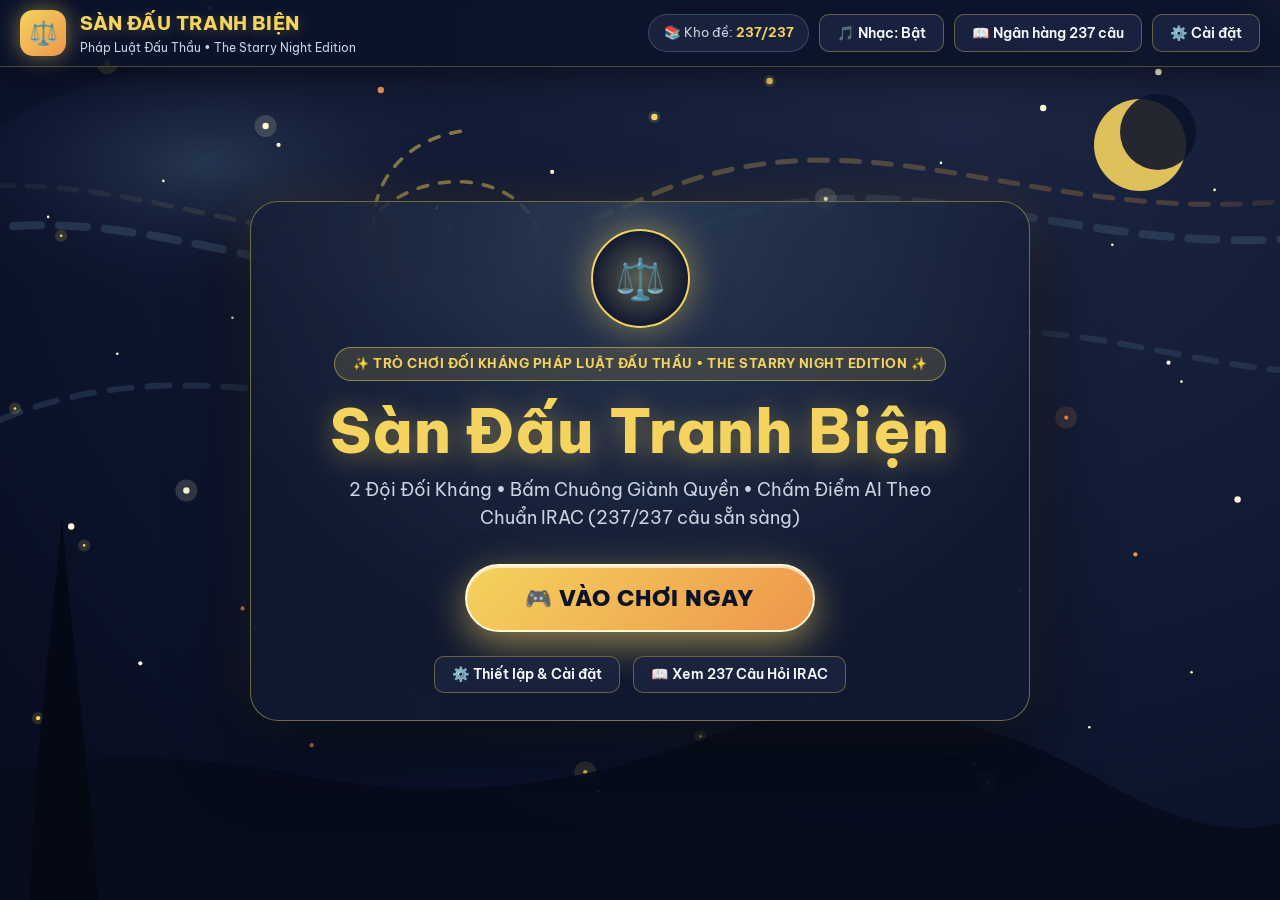
<file: index.html>
<!DOCTYPE html>
<html lang="vi">
  <head>
    <meta charset="UTF-8" />
    <meta name="viewport" content="width=device-width, initial-scale=1.0, maximum-scale=5.0" />
    <meta name="description" content="Sàn Đấu Tranh Biện - Gameshow đối kháng Pháp luật Đấu thầu." />
    <meta name="author" content="Nguyễn Quốc Đạt, Đỗ Hoàng Gia Bảo, Trần Võ Đăng Khoa" />
    <meta name="referrer" content="no-referrer" />
    <title>Sàn Đấu Tranh Biện | Pháp Luật Đấu Thầu</title>
    <link rel="icon" type="image/svg+xml" href="./favicon.svg?v=9.3" />
    <link rel="shortcut icon" href="./favicon.svg?v=9.3" />
    <link rel="preconnect" href="https://fonts.googleapis.com" />
    <link rel="preconnect" href="https://fonts.gstatic.com" crossorigin />
    <link
      href="https://fonts.googleapis.com/css2?family=Be+Vietnam+Pro:ital,wght@0,400;0,500;0,600;0,700;0,800;1,400&family=Playfair+Display:ital,wght@0,700;0,800;1,600&family=JetBrains+Mono:wght@500;700&display=swap"
      rel="stylesheet"
    />
    <link rel="stylesheet" href="./css/styles.css?v=9.3" />
  </head>
  <body>
    <div id="root"></div>
    <script type="module" src="./js/app.js?v=9.3"></script>
  </body>
</html>
</file>
<file: css/styles.css>
:root {
  --bg-deep: #0B132B;
  --bg-deep-night: #0B132B;
  --bg-twilight: #1C2541;
  --cobalt-swirl: #3A506B;
  --star-yellow: #F4D35E;
  --star-amber: #EE964B;
  --cyan-glow: #5BC0BE;
  --text-light: #F8FAFC;
  --text-muted: #CBD5E1;
  --danger: #F87171;
  --success: #34D399;
}

* {
  box-sizing: border-box;
  margin: 0;
  padding: 0;
}

html, body {
  font-family: "Be Vietnam Pro", -apple-system, BlinkMacSystemFont, "Segoe UI", Roboto, sans-serif;
  background-color: var(--bg-deep);
  color: var(--text-light);
  min-height: 100vh;
  overflow-x: hidden;
  line-height: 1.55;
  -webkit-font-smoothing: antialiased;
}

h1, h2, .serif-title, .hero-heading, .victory-title {
  font-family: "Be Vietnam Pro", "Playfair Display", Georgia, serif;
}

kbd, code {
  font-family: "JetBrains Mono", monospace;
}

kbd {
  display: inline-block;
  padding: 0.15rem 0.55rem;
  border-radius: 6px;
  background: linear-gradient(180deg, #F4D35E, #D9A726);
  color: #0B132B;
  font-weight: 800;
  font-size: 0.84rem;
  box-shadow: 0 2px 0 #926B0F;
  margin: 0 2px;
}

code {
  background: rgba(11, 19, 43, 0.85);
  color: var(--star-yellow);
  padding: 0.15rem 0.45rem;
  border-radius: 6px;
  border: 1px solid rgba(244, 211, 94, 0.25);
  font-size: 0.88em;
}

/* =========================================================
   1. STARRY NIGHT FIXED BACKGROUND & SPOTLIGHTS
   ========================================================= */
.starry-bg-wrapper,
.starry-sky-layer {
  position: fixed;
  inset: 0;
  width: 100vw;
  height: 100vh;
  z-index: 0;
  pointer-events: none;
  overflow: hidden;
  background: radial-gradient(ellipse at 75% 15%, #1C2541 0%, #0B132B 70%, #060B19 100%);
}

.starry-svg {
  width: 100%;
  height: 100%;
  object-fit: cover;
  display: block;
}

.van-gogh-swirls path {
  animation: swirlDrift 16s ease-in-out infinite alternate;
}

.starry-star {
  animation: starTwinkle 3.5s ease-in-out infinite alternate;
}

@keyframes swirlDrift {
  0% {
    transform: translateX(-14px) translateY(0px);
  }
  100% {
    transform: translateX(16px) translateY(-8px);
  }
}

@keyframes starTwinkle {
  0% {
    opacity: 0.45;
  }
  100% {
    opacity: 1;
  }
}

.arena-spotlight {
  position: fixed;
  inset: 0;
  pointer-events: none;
  z-index: 1;
  transition: all 0.35s ease;
}

.spotlight-left {
  background: radial-gradient(circle at 22% 45%, rgba(244, 211, 94, 0.26) 0%, rgba(11, 19, 43, 0.76) 68%);
}

.spotlight-right {
  background: radial-gradient(circle at 78% 45%, rgba(238, 150, 75, 0.26) 0%, rgba(11, 19, 43, 0.76) 68%);
}

/* =========================================================
   2. APP SHELL & TOP NAVIGATION BAR
   ========================================================= */
.app-shell {
  position: relative;
  z-index: 2;
  min-height: 100vh;
  display: flex;
  flex-direction: column;
}

.top-nav {
  display: flex;
  align-items: center;
  justify-content: space-between;
  gap: 1rem;
  padding: 0.85rem 2rem;
  background: rgba(11, 19, 43, 0.86);
  backdrop-filter: blur(16px);
  border-bottom: 1px solid rgba(244, 211, 94, 0.28);
  position: sticky;
  top: 0;
  z-index: 40;
  box-shadow: 0 8px 32px rgba(0, 0, 0, 0.45);
}

@media (max-width: 820px) {
  .top-nav {
    flex-direction: column;
    padding: 0.85rem 1rem;
  }
}

.brand-logo {
  display: flex;
  align-items: center;
  gap: 0.9rem;
  cursor: pointer;
  user-select: none;
}

.brand-emblem {
  width: 46px;
  height: 46px;
  border-radius: 13px;
  background: linear-gradient(135deg, var(--star-yellow), var(--star-amber));
  color: var(--bg-deep);
  display: flex;
  align-items: center;
  justify-content: center;
  font-size: 1.45rem;
  font-weight: 800;
  box-shadow: 0 0 22px rgba(244, 211, 94, 0.5);
  flex-shrink: 0;
}

.brand-title {
  font-size: 1.18rem;
  font-weight: 800;
  color: var(--star-yellow);
  letter-spacing: 0.4px;
  text-shadow: 0 2px 12px rgba(244, 211, 94, 0.25);
}

.brand-subtitle {
  font-size: 0.78rem;
  color: var(--text-muted);
}

.nav-actions {
  display: flex;
  align-items: center;
  gap: 0.65rem;
  flex-wrap: wrap;
}

.history-pill {
  display: inline-flex;
  align-items: center;
  gap: 0.55rem;
  padding: 0.45rem 0.9rem;
  border-radius: 999px;
  background: rgba(28, 37, 65, 0.9);
  border: 1px solid rgba(58, 80, 107, 0.9);
  font-size: 0.84rem;
  color: var(--text-muted);
}

.history-pill strong {
  color: var(--star-yellow);
}

.btn-mini-reset {
  padding: 0.2rem 0.55rem;
  border-radius: 999px;
  background: rgba(238, 150, 75, 0.2);
  border: 1px solid rgba(238, 150, 75, 0.55);
  color: #FDBA74;
  font-size: 0.76rem;
  font-weight: 600;
  cursor: pointer;
  transition: all 0.2s ease;
  font-family: inherit;
}

.btn-mini-reset:hover {
  background: rgba(238, 150, 75, 0.38);
  color: #FFF;
}

/* =========================================================
   3. BUTTONS & CONTROLS
   ========================================================= */
.btn-secondary {
  display: inline-flex;
  align-items: center;
  justify-content: center;
  gap: 0.45rem;
  padding: 0.55rem 1.05rem;
  border-radius: 10px;
  background: rgba(28, 37, 65, 0.85);
  color: var(--text-light);
  border: 1px solid rgba(244, 211, 94, 0.35);
  font-weight: 600;
  font-size: 0.88rem;
  font-family: inherit;
  cursor: pointer;
  transition: all 0.2s ease;
}

.btn-secondary:hover {
  background: rgba(58, 80, 107, 0.9);
  border-color: var(--star-yellow);
  transform: translateY(-1px);
}

.btn-primary-gold {
  display: inline-flex;
  align-items: center;
  justify-content: center;
  gap: 0.6rem;
  padding: 0.95rem 2.2rem;
  border-radius: 14px;
  background: linear-gradient(135deg, #F4D35E 0%, #EE964B 100%);
  color: #0B132B;
  font-weight: 800;
  font-size: 1.05rem;
  letter-spacing: 0.4px;
  border: none;
  cursor: pointer;
  font-family: inherit;
  box-shadow: 0 8px 28px rgba(244, 211, 94, 0.4), inset 0 1px 0 rgba(255, 255, 255, 0.5);
  transition: all 0.22s ease;
}

.btn-primary-gold:hover:not(:disabled) {
  transform: translateY(-2px) scale(1.01);
  box-shadow: 0 12px 34px rgba(244, 211, 94, 0.6);
}

.btn-primary-gold:disabled {
  opacity: 0.6;
  cursor: not-allowed;
}

/* =========================================================
   4. GAME WELCOME SCREEN & TEAM SETUP LOBBY
   ========================================================= */
.welcome-screen {
  flex: 1;
  width: 100%;
  max-width: 1120px;
  min-height: calc(100dvh - 78px);
  margin: 0 auto;
  padding: clamp(1rem, 3vh, 2.5rem) clamp(1rem, 3vw, 2rem);
  display: flex;
  flex-direction: column;
  align-items: center;
  justify-content: space-between;
  gap: 1.5rem;
}

.welcome-hero-box {
  margin: auto 0;
  width: 100%;
  max-width: 780px;
  background: radial-gradient(circle at 50% 0%, rgba(58, 80, 107, 0.52), rgba(17, 25, 48, 0.88) 72%);
  backdrop-filter: blur(20px);
  border: 1.5px solid rgba(244, 211, 94, 0.42);
  border-radius: 28px;
  padding: clamp(1.8rem, 4.5vh, 3.4rem) clamp(1.25rem, 4vw, 3rem);
  text-align: center;
  box-shadow: 0 28px 75px rgba(3, 6, 16, 0.82), 0 0 48px rgba(244, 211, 94, 0.14);
  animation: floatCardIn 0.55s cubic-bezier(0.16, 1, 0.3, 1);
}

@keyframes floatCardIn {
  from {
    opacity: 0;
    transform: translateY(18px) scale(0.97);
  }
  to {
    opacity: 1;
    transform: translateY(0) scale(1);
  }
}

.welcome-crest-ring {
  width: clamp(78px, 11vh, 104px);
  height: clamp(78px, 11vh, 104px);
  margin: 0 auto 1.15rem;
  border-radius: 50%;
  background: radial-gradient(circle, rgba(244, 211, 94, 0.28) 0%, rgba(11, 19, 43, 0.92) 75%);
  border: 2.5px solid var(--star-yellow);
  display: flex;
  align-items: center;
  justify-content: center;
  box-shadow: 0 0 36px rgba(244, 211, 94, 0.5);
  animation: crestPulse 3.2s ease-in-out infinite alternate;
}

@keyframes crestPulse {
  from {
    transform: translateY(0) scale(1);
    box-shadow: 0 0 26px rgba(244, 211, 94, 0.42);
  }
  to {
    transform: translateY(-5px) scale(1.05);
    box-shadow: 0 0 46px rgba(244, 211, 94, 0.72);
  }
}

.welcome-crest-icon {
  font-size: clamp(2.4rem, 4.5vh, 3.2rem);
}

.welcome-game-title {
  font-size: clamp(2.2rem, 5vw, 3.8rem);
  font-weight: 800;
  color: var(--star-yellow);
  letter-spacing: 0.8px;
  text-shadow: 0 4px 28px rgba(244, 211, 94, 0.45);
  margin-bottom: 0.65rem;
  line-height: 1.15;
}

.welcome-game-tagline {
  font-size: clamp(0.92rem, 1.5vw, 1.12rem);
  color: var(--text-muted);
  max-width: 620px;
  margin: 0 auto 2rem;
}

.welcome-cta-group {
  margin-bottom: 1.5rem;
}

.btn-enter-game {
  display: inline-flex;
  align-items: center;
  justify-content: center;
  gap: 0.75rem;
  padding: clamp(0.95rem, 2vh, 1.25rem) clamp(2.2rem, 5vw, 3.6rem);
  border-radius: 999px;
  background: linear-gradient(135deg, #F4D35E 0%, #EE964B 100%);
  color: #0B132B;
  font-size: clamp(1.1rem, 2vw, 1.35rem);
  font-weight: 900;
  letter-spacing: 1px;
  border: 2px solid #FFF8D6;
  cursor: pointer;
  font-family: inherit;
  box-shadow: 0 12px 38px rgba(244, 211, 94, 0.55), inset 0 2px 0 rgba(255, 255, 255, 0.65);
  transition: all 0.22s ease;
}

.btn-enter-game:hover:not(:disabled) {
  transform: translateY(-3px) scale(1.04);
  box-shadow: 0 16px 48px rgba(244, 211, 94, 0.8);
}

.welcome-quick-links {
  display: flex;
  align-items: center;
  justify-content: center;
  gap: 0.85rem;
  flex-wrap: wrap;
}

.setup-top-bar {
  display: flex;
  align-items: center;
  justify-content: space-between;
  gap: 0.75rem;
  flex-wrap: wrap;
  margin-bottom: 1rem;
}

.landing-container {
  flex: 1;
  width: 100%;
  max-width: 1280px;
  margin: 0 auto;
  padding: clamp(1rem, 2.2vh, 1.75rem) clamp(0.85rem, 2.5vw, 1.5rem) 2rem;
  display: flex;
  flex-direction: column;
  justify-content: space-between;
  gap: 1.25rem;
}

.hero-card {
  background: rgba(28, 37, 65, 0.82);
  backdrop-filter: blur(18px);
  border: 1px solid rgba(244, 211, 94, 0.3);
  border-radius: 24px;
  padding: 2.2rem 2rem;
  box-shadow: 0 24px 60px rgba(4, 8, 20, 0.72);
  text-align: center;
}

.hero-badge {
  display: inline-flex;
  align-items: center;
  gap: 0.45rem;
  padding: 0.4rem 1.1rem;
  border-radius: 999px;
  background: rgba(244, 211, 94, 0.14);
  border: 1px solid rgba(244, 211, 94, 0.48);
  color: var(--star-yellow);
  font-size: 0.8rem;
  font-weight: 700;
  letter-spacing: 0.5px;
  margin-bottom: 0.9rem;
}

.hero-heading {
  font-size: clamp(1.7rem, 3.2vw, 2.55rem);
  font-weight: 800;
  color: #FFFFFF;
  margin-bottom: 0.75rem;
  text-shadow: 0 4px 24px rgba(11, 19, 43, 0.9);
}

.hero-desc {
  color: var(--text-muted);
  max-width: 840px;
  margin: 0 auto 1.85rem;
  font-size: 0.98rem;
  line-height: 1.65;
}

.hero-desc strong {
  color: var(--star-yellow);
}

.teams-setup-grid {
  display: grid;
  grid-template-columns: 1fr auto 1fr;
  gap: 1.5rem;
  align-items: stretch;
  margin-bottom: 1.65rem;
  text-align: left;
}

@media (max-width: 960px) {
  .teams-setup-grid {
    grid-template-columns: 1fr;
  }
}

.team-setup-box {
  background: rgba(11, 19, 43, 0.78);
  border: 1px solid rgba(58, 80, 107, 0.85);
  border-radius: 18px;
  padding: 1.4rem 1.5rem;
  transition: all 0.25s ease;
}

.team-a-box {
  border-top: 4px solid var(--star-yellow);
  box-shadow: 0 10px 30px rgba(244, 211, 94, 0.08);
}

.team-b-box {
  border-top: 4px solid var(--star-amber);
  box-shadow: 0 10px 30px rgba(238, 150, 75, 0.08);
}

.team-box-header {
  display: flex;
  align-items: center;
  justify-content: space-between;
  gap: 0.85rem;
  margin-bottom: 1.15rem;
  flex-wrap: wrap;
}

.team-avatar-large {
  width: 56px;
  height: 56px;
  border-radius: 14px;
  background: rgba(28, 37, 65, 0.95);
  border: 1px solid rgba(244, 211, 94, 0.4);
  display: flex;
  align-items: center;
  justify-content: center;
  font-size: 2rem;
  flex-shrink: 0;
}

.team-tag {
  display: block;
  font-size: 0.72rem;
  font-weight: 800;
  letter-spacing: 1px;
  color: var(--star-yellow);
  text-transform: uppercase;
}

.team-box-header h3 {
  font-size: 1.15rem;
  color: #FFFFFF;
}

.buzzer-badge {
  margin-left: auto;
  display: inline-flex;
  align-items: center;
  gap: 0.35rem;
  padding: 0.35rem 0.7rem;
  border-radius: 10px;
  background: rgba(28, 37, 65, 0.9);
  border: 1px solid rgba(244, 211, 94, 0.32);
  font-size: 0.82rem;
  color: var(--text-muted);
}

.field-label {
  display: block;
  font-size: 0.82rem;
  font-weight: 700;
  color: var(--star-yellow);
  margin-bottom: 0.4rem;
}

.text-input {
  width: 100%;
  padding: 0.7rem 0.95rem;
  border-radius: 10px;
  background: rgba(15, 23, 42, 0.92);
  border: 1px solid rgba(58, 80, 107, 0.95);
  color: var(--text-light);
  font-size: 0.96rem;
  font-family: inherit;
  margin-bottom: 1rem;
  transition: all 0.2s ease;
}

.text-input:focus {
  outline: none;
  border-color: var(--star-yellow);
  box-shadow: 0 0 0 3px rgba(244, 211, 94, 0.22);
}

.avatar-picker {
  display: flex;
  gap: 0.45rem;
  flex-wrap: wrap;
}

.avatar-btn {
  width: 42px;
  height: 42px;
  border-radius: 10px;
  font-size: 1.3rem;
  background: rgba(28, 37, 65, 0.75);
  border: 1px solid rgba(58, 80, 107, 0.85);
  cursor: pointer;
  transition: all 0.15s ease;
  display: flex;
  align-items: center;
  justify-content: center;
}

.avatar-btn:hover {
  border-color: var(--star-yellow);
  transform: translateY(-2px);
}

.avatar-btn.avatar-selected,
.avatar-btn.active {
  background: rgba(244, 211, 94, 0.24);
  border: 2px solid var(--star-yellow);
  transform: scale(1.08);
  box-shadow: 0 0 14px rgba(244, 211, 94, 0.45);
}

.vs-divider {
  display: flex;
  flex-direction: column;
  align-items: center;
  justify-content: center;
  gap: 0.55rem;
  padding: 0 0.35rem;
}

.vs-circle {
  width: 64px;
  height: 64px;
  border-radius: 50%;
  background: radial-gradient(circle, var(--star-yellow), var(--star-amber));
  color: var(--bg-deep);
  font-weight: 900;
  font-size: 1.35rem;
  display: flex;
  align-items: center;
  justify-content: center;
  box-shadow: 0 0 28px rgba(244, 211, 94, 0.55);
}

.vs-caption {
  font-size: 0.76rem;
  color: var(--text-muted);
  text-align: center;
  max-width: 110px;
}

/* Quick Match Options Bar */
.quick-match-bar {
  display: flex;
  align-items: center;
  justify-content: space-between;
  flex-wrap: wrap;
  gap: 1rem;
  padding: 1rem 1.25rem;
  border-radius: 16px;
  background: rgba(11, 19, 43, 0.78);
  border: 1px solid rgba(58, 80, 107, 0.85);
  margin-bottom: 1.65rem;
}

.quick-option {
  display: flex;
  align-items: center;
  gap: 0.6rem;
  flex-wrap: wrap;
  font-size: 0.88rem;
  color: var(--text-muted);
}

.segmented-control {
  display: inline-flex;
  background: rgba(28, 37, 65, 0.95);
  padding: 0.25rem;
  border-radius: 10px;
  border: 1px solid rgba(58, 80, 107, 0.85);
  gap: 0.25rem;
  flex-wrap: wrap;
}

.seg-btn {
  padding: 0.42rem 0.85rem;
  border-radius: 8px;
  border: none;
  background: transparent;
  color: var(--text-muted);
  font-weight: 600;
  font-size: 0.84rem;
  font-family: inherit;
  cursor: pointer;
  transition: all 0.18s ease;
}

.seg-btn:hover {
  color: #FFFFFF;
}

.seg-btn.seg-active {
  background: linear-gradient(135deg, var(--star-yellow), var(--star-amber));
  color: #0B132B;
  font-weight: 800;
  box-shadow: 0 2px 10px rgba(244, 211, 94, 0.35);
}

.config-summary-pill {
  padding: 0.42rem 0.85rem;
  border-radius: 8px;
  background: rgba(28, 37, 65, 0.9);
  border: 1px solid rgba(244, 211, 94, 0.28);
  color: var(--text-light);
  font-size: 0.84rem;
}

.config-summary-pill strong {
  color: var(--star-yellow);
}

.hero-cta-row {
  margin: 0.5rem 0 1.85rem;
}

.rules-grid {
  display: grid;
  grid-template-columns: repeat(3, 1fr);
  gap: 1rem;
  text-align: left;
}

@media (max-width: 860px) {
  .rules-grid {
    grid-template-columns: 1fr;
  }
}

.rule-mini-card {
  background: rgba(11, 19, 43, 0.68);
  border: 1px solid rgba(58, 80, 107, 0.7);
  border-radius: 14px;
  padding: 1rem 1.15rem;
}

.rule-mini-card h4 {
  color: var(--star-yellow);
  font-size: 0.95rem;
  margin-bottom: 0.35rem;
}

.rule-mini-card p {
  font-size: 0.84rem;
  color: var(--text-muted);
  line-height: 1.5;
}

.landing-credits {
  text-align: center;
  padding: 0.95rem 1rem;
  font-size: 0.85rem;
  color: rgba(203, 213, 225, 0.82);
  border-top: 1px solid rgba(244, 211, 94, 0.18);
  background: rgba(11, 19, 43, 0.65);
  border-radius: 12px;
  letter-spacing: 0.3px;
}

/* =========================================================
   5. DEBATE ARENA HUD & CENTERED CLOCK MEDALLION
   ========================================================= */
.arena-container {
  flex: 1;
  width: 100%;
  max-width: 1280px;
  margin: 0 auto;
  padding: 1.4rem 1.5rem 2.5rem;
  display: flex;
  flex-direction: column;
  gap: 1.25rem;
}

.arena-hud {
  display: grid;
  grid-template-columns: 1fr 240px 1fr;
  gap: 1.25rem;
  align-items: center;
  justify-items: center;
}

@media (max-width: 900px) {
  .arena-hud {
    grid-template-columns: 1fr;
  }
}

.hud-team {
  width: 100%;
  display: flex;
  align-items: center;
  justify-content: space-between;
  padding: 1.15rem 1.4rem;
  border-radius: 18px;
  background: rgba(28, 37, 65, 0.88);
  backdrop-filter: blur(14px);
  border: 2px solid rgba(58, 80, 107, 0.85);
  transition: all 0.3s ease;
}

.hud-team-a {
  border-left: 5px solid var(--star-yellow);
}

.hud-team-b {
  border-right: 5px solid var(--star-amber);
}

.hud-team.hud-active-spotlight {
  border-color: var(--star-yellow);
  box-shadow: 0 0 36px rgba(244, 211, 94, 0.6);
  transform: scale(1.02);
  background: rgba(38, 52, 92, 0.95);
}

.hud-team-meta {
  display: flex;
  align-items: center;
  gap: 0.85rem;
}

.hud-right {
  text-align: right;
}

.hud-avatar {
  width: 52px;
  height: 52px;
  border-radius: 14px;
  background: rgba(11, 19, 43, 0.9);
  border: 1px solid rgba(244, 211, 94, 0.35);
  display: flex;
  align-items: center;
  justify-content: center;
  font-size: 1.9rem;
}

.hud-name {
  font-weight: 800;
  font-size: 1.08rem;
  color: #FFFFFF;
}

.hud-key-hint {
  font-size: 0.78rem;
  color: var(--text-muted);
  margin-top: 0.15rem;
}

.hud-score {
  font-size: 2.15rem;
  font-weight: 800;
  color: var(--star-yellow);
  font-variant-numeric: tabular-nums;
}

.hud-score small {
  font-size: 1rem;
  color: var(--text-muted);
}

/* Dead-Center Clock Medallion */
.hud-center {
  width: 240px;
  margin: 0 auto;
  display: flex;
  flex-direction: column;
  align-items: center;
  justify-content: center;
  text-align: center;
  gap: 0.45rem;
  padding: 0.85rem 1rem;
  border-radius: 22px;
  background: rgba(11, 19, 43, 0.94);
  border: 1.5px solid rgba(244, 211, 94, 0.48);
  box-shadow: 0 12px 34px rgba(0, 0, 0, 0.6), 0 0 24px rgba(244, 211, 94, 0.15);
}

.round-pill {
  font-size: 0.76rem;
  font-weight: 800;
  letter-spacing: 0.9px;
  color: var(--star-yellow);
  text-transform: uppercase;
}

.timer-box {
  width: 100%;
  display: flex;
   flex-direction: column;
  align-items: center;
  justify-content: center;
}

.countdown-widget {
  width: 100%;
  display: flex;
  flex-direction: column;
  align-items: center;
  justify-content: center;
  gap: 0.4rem;
}

.countdown-ring-wrap {
  position: relative;
  width: 88px;
  height: 88px;
  margin: 0 auto;
  display: flex;
  align-items: center;
  justify-content: center;
}

.countdown-svg {
  transform: rotate(-90deg);
  filter: drop-shadow(0 0 10px rgba(244, 211, 94, 0.35));
}

.countdown-track {
  stroke: rgba(58, 80, 107, 0.7);
}

.countdown-progress {
  stroke: var(--star-yellow);
  stroke-linecap: round;
  transition: stroke-dashoffset 0.35s linear, stroke 0.25s ease;
}

.countdown-center-text {
  position: absolute;
  inset: 0;
  display: flex;
  align-items: center;
  justify-content: center;
  font-size: 1.55rem;
  font-weight: 800;
  color: var(--star-yellow);
  font-variant-numeric: tabular-nums;
  text-shadow: 0 2px 10px rgba(244, 211, 94, 0.35);
}

.countdown-phase-label {
  font-size: 0.78rem;
  font-weight: 700;
  color: var(--text-light);
  text-align: center;
}

.countdown-bar-outer {
  width: 100%;
  height: 6px;
  border-radius: 999px;
  background: rgba(28, 37, 65, 0.95);
  overflow: hidden;
  border: 1px solid rgba(58, 80, 107, 0.8);
}

.countdown-bar-inner {
  height: 100%;
  background: linear-gradient(90deg, var(--star-yellow), var(--star-amber));
  border-radius: 999px;
  transition: width 0.35s linear;
}

.countdown-widget.timer-critical .countdown-progress {
  stroke: #F87171;
}

.countdown-widget.timer-critical .countdown-center-text {
  color: #F87171;
  animation: criticalPulse 0.45s ease-in-out infinite alternate;
}

.countdown-widget.timer-critical .countdown-bar-inner {
  background: linear-gradient(90deg, #EF4444, #F87171);
}

@keyframes criticalPulse {
  from {
    transform: scale(1);
    text-shadow: 0 0 8px rgba(248, 113, 113, 0.5);
  }
  to {
    transform: scale(1.12);
    text-shadow: 0 0 22px rgba(248, 113, 113, 0.95);
  }
}

.btn-quit-match {
  background: transparent;
  border: none;
  color: rgba(248, 113, 113, 0.85);
  font-size: 0.75rem;
  font-weight: 600;
  cursor: pointer;
  font-family: inherit;
  margin-top: 0.1rem;
}

.btn-quit-match:hover {
  color: #FCA5A5;
  text-decoration: underline;
}

/* Stage Transition & Question Card */
.stage-transition-card,
.question-arena-card {
  background: rgba(28, 37, 65, 0.86);
  backdrop-filter: blur(18px);
  border: 1px solid rgba(244, 211, 94, 0.38);
  border-radius: 22px;
  padding: 2rem;
  box-shadow: 0 20px 50px rgba(4, 8, 20, 0.7);
}

.stage-transition-card {
  text-align: center;
  padding: 4rem 2rem;
}

.swirl-spinner {
  width: 56px;
  height: 56px;
  border-radius: 50%;
  border: 4px solid rgba(244, 211, 94, 0.2);
  border-top-color: var(--star-yellow);
  border-right-color: var(--star-amber);
  margin: 0 auto 1.2rem;
  animation: spin 0.9s linear infinite;
}

@keyframes spin {
  to {
    transform: rotate(360deg);
  }
}

.transition-diff {
  color: var(--text-muted);
  margin-top: 0.5rem;
}

.question-card-header {
  display: flex;
  align-items: center;
  justify-content: space-between;
  flex-wrap: wrap;
  gap: 0.75rem;
  margin-bottom: 1.1rem;
}

.q-number-badge {
  padding: 0.35rem 0.9rem;
  border-radius: 999px;
  background: rgba(11, 19, 43, 0.85);
  border: 1px solid rgba(244, 211, 94, 0.35);
  color: var(--star-yellow);
  font-weight: 700;
  font-size: 0.84rem;
}

.q-diff-badge {
  padding: 0.35rem 0.95rem;
  border-radius: 999px;
  font-weight: 700;
  font-size: 0.84rem;
}

.diff-easy {
  background: rgba(52, 211, 153, 0.18);
  color: #6EE7B7;
  border: 1px solid rgba(52, 211, 153, 0.48);
}

.diff-medium {
  background: rgba(244, 211, 94, 0.18);
  color: var(--star-yellow);
  border: 1px solid rgba(244, 211, 94, 0.5);
}

.diff-hard {
  background: rgba(238, 150, 75, 0.22);
  color: #FDBA74;
  border: 1px solid rgba(238, 150, 75, 0.55);
}

.question-verbatim-text {
  font-size: clamp(1.2rem, 2.1vw, 1.5rem);
  font-weight: 700;
  color: #FFFFFF;
  line-height: 1.6;
  padding: 1.35rem 1.5rem;
  border-radius: 16px;
  background: rgba(11, 19, 43, 0.78);
  border-left: 5px solid var(--star-yellow);
  margin-bottom: 1.5rem;
}

/* Buzzer Buttons Zone */
.steal-alert {
  padding: 0.85rem 1.15rem;
  border-radius: 12px;
  background: rgba(238, 150, 75, 0.2);
  border: 1px solid var(--star-amber);
  color: #FDBA74;
  font-weight: 600;
  text-align: center;
  margin-bottom: 1.15rem;
}

.buzzer-buttons-row {
  display: grid;
  grid-template-columns: 1fr 1fr;
  gap: 1.35rem;
}

@media (max-width: 720px) {
  .buzzer-buttons-row {
    grid-template-columns: 1fr;
  }
}

.buzzer-big-btn {
  display: flex;
  flex-direction: column;
  align-items: center;
  justify-content: center;
  gap: 0.5rem;
  padding: 1.85rem 1.25rem;
  border-radius: 18px;
  background: linear-gradient(145deg, rgba(17, 27, 56, 0.95), rgba(11, 19, 43, 0.95));
  border: 2px solid rgba(244, 211, 94, 0.4);
  color: #FFFFFF;
  cursor: pointer;
  font-family: inherit;
  transition: all 0.2s ease;
}

.buzzer-a:hover:not(:disabled) {
  border-color: var(--star-yellow);
  box-shadow: 0 0 32px rgba(244, 211, 94, 0.5);
  transform: translateY(-3px);
}

.buzzer-b {
  border-color: rgba(238, 150, 75, 0.45);
}

.buzzer-b:hover:not(:disabled) {
  border-color: var(--star-amber);
  box-shadow: 0 0 32px rgba(238, 150, 75, 0.5);
  transform: translateY(-3px);
}

.buzzer-disabled {
  opacity: 0.4;
  cursor: not-allowed;
}

.buzzer-icon {
  font-size: 2.5rem;
}

.buzzer-team-title {
  font-size: 1.2rem;
  font-weight: 800;
  color: var(--star-yellow);
}

.buzzer-key-Prompt {
  font-size: 0.88rem;
  color: var(--text-muted);
}

/* Answering Panel */
.answering-panel {
  background: rgba(11, 19, 43, 0.82);
  border: 1px solid rgba(244, 211, 94, 0.35);
  border-radius: 18px;
  padding: 1.4rem;
}

.answering-banner {
  display: flex;
  align-items: center;
  justify-content: space-between;
  flex-wrap: wrap;
  gap: 1rem;
  margin-bottom: 1.15rem;
}

.answering-team-info {
  display: flex;
  align-items: center;
  gap: 0.75rem;
}

.spotlight-icon {
  font-size: 1.65rem;
}

.answering-team-info strong {
  color: var(--star-yellow);
  font-size: 1.05rem;
}

.answering-team-info p {
  font-size: 0.82rem;
  color: var(--text-muted);
}

.mode-switcher {
  display: inline-flex;
  background: rgba(28, 37, 65, 0.95);
  padding: 0.25rem;
  border-radius: 10px;
  border: 1px solid rgba(58, 80, 107, 0.9);
  gap: 0.25rem;
}

.mode-btn {
  padding: 0.45rem 0.9rem;
  border-radius: 8px;
  border: none;
  background: transparent;
  color: var(--text-muted);
  font-weight: 600;
  font-size: 0.84rem;
  font-family: inherit;
  cursor: pointer;
}

.mode-btn.mode-active {
  background: var(--star-yellow);
  color: #0B132B;
  font-weight: 800;
}

.voice-controls-box {
  margin-bottom: 1rem;
}

.btn-mic {
  width: 100%;
  padding: 0.85rem 1.2rem;
  border-radius: 12px;
  border: 1.5px dashed rgba(244, 211, 94, 0.55);
  background: rgba(28, 37, 65, 0.8);
  color: var(--star-yellow);
  font-weight: 700;
  font-size: 0.95rem;
  font-family: inherit;
  cursor: pointer;
  transition: all 0.2s ease;
}

.btn-mic.mic-recording {
  background: rgba(239, 68, 68, 0.22);
  border: 1.5px solid #F87171;
  color: #FCA5A5;
}

.interim-transcript {
  margin-top: 0.6rem;
  padding: 0.6rem 0.9rem;
  border-radius: 8px;
  background: rgba(244, 211, 94, 0.12);
  color: var(--star-yellow);
  font-style: italic;
  font-size: 0.9rem;
}

.voice-error-msg {
  margin-top: 0.6rem;
  padding: 0.6rem 0.9rem;
  border-radius: 8px;
  background: rgba(239, 68, 68, 0.18);
  border: 1px solid rgba(248, 113, 113, 0.45);
  color: #FCA5A5;
  font-size: 0.85rem;
}

.answer-textarea {
  width: 100%;
  min-height: 125px;
  padding: 1rem;
  border-radius: 12px;
  background: rgba(7, 12, 28, 0.92);
  border: 1.5px solid rgba(58, 80, 107, 0.95);
  color: #FFFFFF;
  font-size: 1rem;
  font-family: inherit;
  resize: vertical;
  margin-bottom: 1rem;
}

.answer-textarea:focus {
  outline: none;
  border-color: var(--star-yellow);
  box-shadow: 0 0 0 3px rgba(244, 211, 94, 0.22);
}

.answering-actions {
  display: flex;
  justify-content: flex-end;
}

.grading-loading-box {
  text-align: center;
  padding: 2.5rem 1rem;
  color: var(--star-yellow);
  font-weight: 600;
}

/* =========================================================
   6. ROUND RESULT & IRAC SIDE-BY-SIDE COMPARISON
   ========================================================= */
.round-result-panel {
  display: flex;
  flex-direction: column;
  gap: 1.4rem;
}

.score-summary-banner {
  display: grid;
  grid-template-columns: auto 1fr auto;
  gap: 1.35rem;
  align-items: center;
  padding: 1.35rem;
  border-radius: 16px;
  background: rgba(11, 19, 43, 0.88);
  border: 1px solid rgba(244, 211, 94, 0.4);
}

@media (max-width: 860px) {
  .score-summary-banner {
    grid-template-columns: 1fr;
    text-align: center;
  }
}

.score-circle {
  width: 96px;
  height: 96px;
  border-radius: 50%;
  background: radial-gradient(circle, rgba(244, 211, 94, 0.25), rgba(11, 19, 43, 0.95));
  border: 3px solid var(--star-yellow);
  display: flex;
  flex-direction: column;
  align-items: center;
  justify-content: center;
  margin: 0 auto;
}

.accuracy-big {
  font-size: 1.65rem;
  font-weight: 800;
  color: var(--star-yellow);
}

.accuracy-label {
  font-size: 0.7rem;
  color: var(--text-muted);
}

.formula-title {
  font-size: 1.1rem;
  margin-bottom: 0.35rem;
}

.earned-points-highlight {
  color: #6EE7B7;
  font-size: 1.25rem;
}

.formula-math {
  font-size: 0.88rem;
  color: var(--text-muted);
  margin-bottom: 0.5rem;
}

.ai-feedback-text {
  font-size: 0.92rem;
  color: var(--text-light);
}

.irac-pillar-bars {
  display: grid;
  grid-template-columns: 1fr 1fr;
  gap: 0.5rem 1rem;
  background: rgba(28, 37, 65, 0.8);
  padding: 0.85rem 1rem;
  border-radius: 12px;
  font-size: 0.84rem;
}

.pillar-item strong {
  color: var(--star-yellow);
}

.comparison-table-wrapper {
  background: rgba(11, 19, 43, 0.78);
  border: 1px solid rgba(58, 80, 107, 0.85);
  border-radius: 16px;
  padding: 1.35rem;
}

.comparison-heading {
  color: var(--star-yellow);
  font-size: 1.05rem;
  margin-bottom: 1rem;
}

.comparison-grid {
  display: grid;
  grid-template-columns: 1fr 1.35fr;
  gap: 1.25rem;
}

@media (max-width: 900px) {
  .comparison-grid {
    grid-template-columns: 1fr;
  }
}

.player-answer-col h4,
.canonical-irac-col h4 {
  font-size: 0.92rem;
  color: var(--text-muted);
  margin-bottom: 0.65rem;
}

.player-answer-box {
  padding: 1rem;
  border-radius: 12px;
  background: rgba(28, 37, 65, 0.75);
  border: 1px solid rgba(58, 80, 107, 0.9);
  color: #FFFFFF;
  min-height: 160px;
  white-space: pre-wrap;
  line-height: 1.6;
}

.irac-blocks {
  display: flex;
  flex-direction: column;
  gap: 0.75rem;
}

.irac-block {
  padding: 0.85rem 1rem;
  border-radius: 12px;
  background: rgba(28, 37, 65, 0.82);
  border-left: 4px solid var(--star-yellow);
}

.irac-tag {
  display: inline-block;
  font-size: 0.76rem;
  font-weight: 800;
  text-transform: uppercase;
  letter-spacing: 0.5px;
  color: var(--star-yellow);
  margin-bottom: 0.25rem;
}

.irac-block p {
  font-size: 0.92rem;
  color: var(--text-light);
  line-height: 1.55;
}

.next-round-row {
  display: flex;
  justify-content: center;
}

/* =========================================================
   7. VICTORY SCREEN & PROMINENT AUTHOR PLAQUE
   ========================================================= */
.victory-container {
  flex: 1;
  width: 100%;
  max-width: 1060px;
  margin: 0 auto;
  padding: 2rem 1.5rem 3rem;
  display: flex;
  align-items: center;
  justify-content: center;
}

.confetti-canvas {
  position: fixed;
  inset: 0;
  pointer-events: none;
  z-index: 30;
}

.victory-card {
  position: relative;
  z-index: 35;
  width: 100%;
  background: rgba(28, 37, 65, 0.9);
  backdrop-filter: blur(20px);
  border: 2px solid rgba(244, 211, 94, 0.55);
  border-radius: 26px;
  padding: 2.5rem 2rem;
  text-align: center;
  box-shadow: 0 28px 80px rgba(0, 0, 0, 0.8);
}

.victory-crown {
  font-size: 3.6rem;
  margin-bottom: 0.5rem;
}

.victory-subtitle {
  font-size: 0.84rem;
  font-weight: 800;
  letter-spacing: 1.2px;
  color: var(--star-amber);
  margin-bottom: 0.4rem;
}

.victory-title {
  font-size: clamp(1.6rem, 3vw, 2.4rem);
  font-weight: 800;
  color: var(--star-yellow);
  margin-bottom: 1.75rem;
}

.final-scoreboard {
  display: grid;
  grid-template-columns: 1fr auto 1fr;
  gap: 1.25rem;
  align-items: center;
  margin-bottom: 2rem;
}

@media (max-width: 720px) {
  .final-scoreboard {
    grid-template-columns: 1fr;
  }
}

.final-team-card {
  padding: 1.5rem;
  border-radius: 18px;
  background: rgba(11, 19, 43, 0.85);
  border: 1.5px solid rgba(58, 80, 107, 0.85);
}

.final-team-card.winner-glow {
  border-color: var(--star-yellow);
  box-shadow: 0 0 36px rgba(244, 211, 94, 0.45);
}

.final-avatar {
  font-size: 2.8rem;
  display: block;
  margin-bottom: 0.5rem;
}

.final-points {
  font-size: 2rem;
  font-weight: 800;
  color: var(--star-yellow);
  margin-top: 0.35rem;
}

.final-vs {
  font-size: 1.4rem;
  font-weight: 900;
  color: var(--star-amber);
}

.authors-honor-plaque {
  padding: 1.5rem;
  border-radius: 18px;
  background: linear-gradient(135deg, rgba(244, 211, 94, 0.16), rgba(238, 150, 75, 0.14));
  border: 1.5px solid rgba(244, 211, 94, 0.55);
  margin-bottom: 1.85rem;
}

.plaque-header {
  font-size: 0.82rem;
  font-weight: 800;
  letter-spacing: 1px;
  color: var(--star-yellow);
  margin-bottom: 0.55rem;
}

.authors-names {
  display: flex;
  align-items: center;
  justify-content: center;
  flex-wrap: wrap;
  gap: 0.75rem;
  font-size: 1.25rem;
  font-weight: 800;
  color: #FFFFFF;
  margin-bottom: 0.4rem;
}

.author-dot {
  color: var(--star-yellow);
}

.plaque-sub {
  font-size: 0.84rem;
  color: var(--text-muted);
}

.victory-actions {
  display: flex;
  align-items: center;
  justify-content: center;
  gap: 1rem;
  flex-wrap: wrap;
}

/* =========================================================
   8. MODALS (SETTINGS & 237 QUESTION BANK)
   ========================================================= */
.modal-backdrop {
  position: fixed;
  inset: 0;
  z-index: 80;
  background: rgba(5, 9, 22, 0.84);
  backdrop-filter: blur(10px);
  display: flex;
  align-items: center;
  justify-content: center;
  padding: 1.25rem;
}

.modal-card {
  width: 100%;
  max-width: 650px;
  max-height: 88vh;
  overflow-y: auto;
  background: #131C38;
  border: 1px solid rgba(244, 211, 94, 0.45);
  border-radius: 20px;
  padding: 1.5rem;
  box-shadow: 0 24px 64px rgba(0, 0, 0, 0.8);
}

.modal-wide {
  max-width: 980px;
}

.modal-header {
  display: flex;
  align-items: center;
  justify-content: space-between;
  padding-bottom: 1rem;
  border-bottom: 1px solid rgba(58, 80, 107, 0.65);
  margin-bottom: 1.15rem;
}

.modal-header h3 {
  color: var(--star-yellow);
  font-size: 1.2rem;
}

.btn-close {
  width: 34px;
  height: 34px;
  border-radius: 8px;
  border: 1px solid rgba(58, 80, 107, 0.85);
  background: rgba(11, 19, 43, 0.8);
  color: var(--text-light);
  cursor: pointer;
}

.modal-body {
  display: flex;
  flex-direction: column;
  gap: 0.95rem;
}

.settings-row {
  display: flex;
  align-items: center;
  justify-content: space-between;
  flex-wrap: wrap;
  gap: 1rem;
  padding: 0.65rem 0;
  border-bottom: 1px solid rgba(58, 80, 107, 0.35);
}

.settings-subrow {
  background: rgba(11, 19, 43, 0.55);
  padding: 0.75rem 1rem;
  border-radius: 12px;
  border: 1px dashed rgba(244, 211, 94, 0.38);
}

.settings-row select,
.bank-filter-bar select,
.key-input {
  padding: 0.55rem 0.85rem;
  border-radius: 8px;
  background: rgba(11, 19, 43, 0.92);
  border: 1px solid rgba(58, 80, 107, 0.95);
  color: #FFFFFF;
  font-family: inherit;
  font-weight: 600;
}

.text-time-customizer {
  display: flex;
  align-items: center;
  gap: 0.6rem;
  flex-wrap: wrap;
}

.custom-seconds-wrap {
  display: inline-flex;
  align-items: center;
  gap: 0.35rem;
  color: var(--text-muted);
  font-size: 0.85rem;
}

.key-input {
  width: 64px;
  text-align: center;
  text-transform: uppercase;
  color: var(--star-yellow);
  font-weight: 800;
}

.modal-footer {
  margin-top: 1.35rem;
  display: flex;
  justify-content: flex-end;
}

.bank-filter-bar {
  display: grid;
  grid-template-columns: 1fr auto;
  gap: 0.85rem;
  margin-bottom: 1rem;
}

.bank-filter-bar .text-input {
  margin-bottom: 0;
}

.bank-list {
  display: flex;
  flex-direction: column;
  gap: 0.85rem;
  max-height: 62vh;
  overflow-y: auto;
  padding-right: 0.35rem;
}

.bank-item-card {
  background: rgba(11, 19, 43, 0.85);
  border: 1px solid rgba(58, 80, 107, 0.8);
  border-radius: 14px;
  padding: 1rem 1.15rem;
}

.bank-item-header {
  display: flex;
  align-items: flex-start;
  justify-content: space-between;
  gap: 0.85rem;
  margin-bottom: 0.75rem;
  color: #FFFFFF;
}

.bank-irac-grid {
  display: grid;
  grid-template-columns: 1fr 1fr;
  gap: 0.6rem 1rem;
  font-size: 0.85rem;
  color: var(--text-muted);
}

@media (max-width: 760px) {
  .bank-irac-grid {
    grid-template-columns: 1fr;
  }
}

.bank-irac-grid strong {
  color: var(--star-yellow);
}


/* =========================================================
   9. 1v1 COMBAT ARENA HUD, VOICE WAVEFORM & RESULT OVERLAY (v8.0)
   ========================================================= */
.arena-container {
  padding: 0.75rem 1.25rem 1rem;
  gap: 0.75rem;
  max-height: calc(100dvh - 68px);
  overflow-y: auto;
}

.hud-fighter-tag {
  font-size: 0.68rem;
  font-weight: 800;
  letter-spacing: 1.4px;
  color: var(--star-yellow);
  text-transform: uppercase;
  margin-bottom: 0.1rem;
}

.combat-power-bar-wrap {
  position: relative;
  width: 100%;
  height: 22px;
  border-radius: 999px;
  background: rgba(11, 19, 43, 0.92);
  border: 2px solid rgba(244, 211, 94, 0.55);
  display: flex;
  overflow: hidden;
  box-shadow: 0 0 22px rgba(244, 211, 94, 0.22);
}

.combat-bar-side {
  height: 100%;
  display: flex;
  align-items: center;
  font-size: 0.72rem;
  font-weight: 800;
  padding: 0 0.75rem;
  transition: width 0.55s cubic-bezier(0.22, 1, 0.36, 1);
}

.combat-bar-a {
  background: linear-gradient(90deg, #B45309, #F4D35E);
  color: #0B132B;
  justify-content: flex-start;
}

.combat-bar-b {
  background: linear-gradient(90deg, #38BDF8, #1D4ED8);
  color: #FFFFFF;
  justify-content: flex-end;
}

.combat-clash-spark {
  position: absolute;
  top: 50%;
  transform: translate(-50%, -50%);
  width: 28px;
  height: 28px;
  border-radius: 50%;
  background: #0B132B;
  border: 2px solid var(--star-yellow);
  display: flex;
  align-items: center;
  justify-content: center;
  font-size: 0.9rem;
  box-shadow: 0 0 16px rgba(244, 211, 94, 0.95);
  transition: left 0.55s cubic-bezier(0.22, 1, 0.36, 1);
  z-index: 2;
}

.arena-buzz-impact .question-arena-card {
  animation: combatImpactShake 0.38s cubic-bezier(0.36, 0.07, 0.19, 0.97);
  border-color: rgba(244, 211, 94, 0.75);
}

@keyframes combatImpactShake {
  0%, 100% { transform: translate3d(0, 0, 0); }
  20% { transform: translate3d(-6px, 2px, 0); }
  40% { transform: translate3d(6px, -2px, 0); }
  60% { transform: translate3d(-4px, 1px, 0); }
  80% { transform: translate3d(4px, -1px, 0); }
}

.combat-round-splash {
  padding: 2.4rem 1.8rem;
  border: 2px solid rgba(244, 211, 94, 0.65);
  background: radial-gradient(circle at center, rgba(58, 80, 107, 0.55), rgba(11, 19, 43, 0.95));
  animation: roundSplashZoom 0.45s cubic-bezier(0.16, 1, 0.3, 1);
}

@keyframes roundSplashZoom {
  from { opacity: 0; transform: scale(0.84); }
  to { opacity: 1; transform: scale(1); }
}

.combat-round-badge {
  display: inline-block;
  padding: 0.35rem 1.1rem;
  border-radius: 999px;
  background: linear-gradient(135deg, var(--star-yellow), var(--star-amber));
  color: #0B132B;
  font-weight: 900;
  letter-spacing: 2px;
  font-size: 0.85rem;
  margin-bottom: 0.7rem;
}

.combat-fight-call {
  margin-top: 1rem;
  font-size: 1.15rem;
  font-weight: 800;
  color: var(--star-yellow);
  letter-spacing: 1.2px;
  text-shadow: 0 0 18px rgba(244, 211, 94, 0.65);
}

.buzzer-buttons-row {
  display: grid;
  grid-template-columns: 1fr auto 1fr;
  align-items: center;
  gap: 1rem;
}

@media (max-width: 780px) {
  .buzzer-buttons-row {
    grid-template-columns: 1fr;
  }
  .buzzer-vs-emblem {
    display: none;
  }
}

.buzzer-vs-emblem {
  font-weight: 900;
  font-size: 1.1rem;
  color: var(--star-yellow);
  padding: 0.55rem 0.9rem;
  border-radius: 999px;
  background: rgba(11, 19, 43, 0.9);
  border: 1.5px solid rgba(244, 211, 94, 0.48);
  box-shadow: 0 0 20px rgba(244, 211, 94, 0.25);
}

/* Voice Combat Stage (No Textarea in Voice Mode!) */
.voice-combat-stage {
  display: flex;
  flex-direction: column;
  gap: 0.85rem;
  margin-bottom: 0.9rem;
}

.voice-visualizer-row {
  display: flex;
  align-items: center;
  justify-content: center;
  gap: 1rem;
  flex-wrap: wrap;
}

.voice-wave-bars {
  display: inline-flex;
  align-items: center;
  gap: 4px;
  height: 36px;
  padding: 0 0.5rem;
}

.wave-bar {
  width: 4px;
  height: 8px;
  border-radius: 99px;
  background: rgba(244, 211, 94, 0.35);
  transition: height 0.2s ease;
}

.voice-wave-bars.wave-active .wave-bar {
  background: linear-gradient(180deg, var(--star-yellow), var(--star-amber));
  animation: soundWaveBounce 0.75s ease-in-out infinite alternate;
}

@keyframes soundWaveBounce {
  0% { height: 6px; opacity: 0.55; }
  100% { height: 32px; opacity: 1; }
}

.voice-live-transcript-card {
  background: rgba(11, 19, 43, 0.92);
  border: 1.5px solid rgba(244, 211, 94, 0.42);
  border-radius: 14px;
  padding: 0.9rem 1.15rem;
}

.voice-transcript-header {
  display: flex;
  align-items: center;
  gap: 0.5rem;
  font-size: 0.8rem;
  font-weight: 700;
  color: var(--star-yellow);
  margin-bottom: 0.45rem;
}

.voice-status-dot {
  width: 10px;
  height: 10px;
  border-radius: 50%;
  background: #64748B;
}

.voice-status-dot.dot-live {
  background: #EF4444;
  box-shadow: 0 0 12px #EF4444;
  animation: pulseDot 0.9s infinite alternate;
}

@keyframes pulseDot {
  from { transform: scale(0.85); opacity: 0.7; }
  to { transform: scale(1.2); opacity: 1; }
}

.voice-live-transcript-text {
  font-size: 1rem;
  line-height: 1.55;
  color: var(--text-muted);
  font-style: italic;
  min-height: 2.8rem;
}

.voice-live-transcript-text.has-spoken-text {
  color: #FFFFFF;
  font-style: normal;
  font-weight: 600;
}

/* Full-Screen Overlay Result Modal (Zero Page Scroll!) */
.result-overlay-backdrop {
  position: fixed;
  inset: 0;
  z-index: 95;
  background: rgba(5, 9, 22, 0.86);
  backdrop-filter: blur(12px);
  display: flex;
  align-items: center;
  justify-content: center;
  padding: 1rem;
  animation: fadeInResult 0.25s ease-out;
}

@keyframes fadeInResult {
  from { opacity: 0; }
  to { opacity: 1; }
}

.result-overlay-modal {
  width: 100%;
  max-width: 1140px;
  max-height: 90dvh;
  display: flex;
  flex-direction: column;
  gap: 0.85rem;
  background: linear-gradient(165deg, rgba(28, 37, 65, 0.98), rgba(11, 19, 43, 0.99));
  border: 2px solid rgba(244, 211, 94, 0.65);
  border-radius: 22px;
  padding: 1.25rem 1.5rem;
  box-shadow: 0 28px 80px rgba(0, 0, 0, 0.85), 0 0 42px rgba(244, 211, 94, 0.22);
  animation: popInResultCard 0.34s cubic-bezier(0.16, 1, 0.3, 1);
}

@keyframes popInResultCard {
  from { transform: scale(0.9) translateY(18px); opacity: 0; }
  to { transform: scale(1) translateY(0); opacity: 1; }
}

.result-overlay-header {
  display: flex;
  align-items: center;
  justify-content: space-between;
  gap: 1rem;
  flex-wrap: wrap;
  padding-bottom: 0.65rem;
  border-bottom: 1px solid rgba(244, 211, 94, 0.28);
}

.result-overlay-title-group {
  display: flex;
  align-items: center;
  gap: 0.85rem;
  flex-wrap: wrap;
}

.result-overlay-title-group h3 {
  font-size: 1.15rem;
  color: #FFFFFF;
}

.result-ko-badge {
  padding: 0.3rem 0.75rem;
  border-radius: 999px;
  background: linear-gradient(135deg, var(--star-yellow), var(--star-amber));
  color: #0B132B;
  font-weight: 900;
  font-size: 0.78rem;
  letter-spacing: 0.8px;
}

.btn-next-compact {
  padding: 0.6rem 1.2rem;
  font-size: 0.9rem;
}

.result-overlay-scroll-body {
  flex: 1;
  min-height: 0;
  overflow-y: auto;
  padding-right: 0.35rem;
}

.result-overlay-footer {
  display: flex;
  justify-content: center;
  padding-top: 0.5rem;
  border-top: 1px solid rgba(58, 80, 107, 0.55);
}


/* =========================================================
   10. ĐƯỜNG LÊN ĐỈNH OLYMPIA GAMESHOW & ZERO-SCROLL 100dvh VIEWPORT (v9.1)
   ========================================================= */
html,
body {
  height: 100dvh;
  max-height: 100dvh;
  overflow: hidden;
}

#root,
.app-shell {
  height: 100dvh;
  max-height: 100dvh;
  overflow: hidden;
  display: flex;
  flex-direction: column;
}

.top-nav {
  flex: 0 0 auto;
  padding: 0.55rem 1.25rem;
}

/* Welcome & Setup zero-scroll adaptation */
.welcome-screen,
.landing-container,
.victory-container {
  flex: 1 1 auto;
  min-height: 0 !important;
  max-height: calc(100dvh - 60px);
  overflow: hidden;
  padding: 0.65rem 1.25rem;
  display: flex;
  flex-direction: column;
  justify-content: center;
  align-items: center;
  gap: 0.6rem;
}

.welcome-hero-box {
  padding: clamp(1.2rem, 3vh, 2.2rem) clamp(1.25rem, 3.5vw, 2.6rem);
  max-height: calc(100dvh - 135px);
}

.hero-card {
  width: 100%;
  max-width: 1120px;
  max-height: calc(100dvh - 125px);
  overflow-y: auto;
  padding: clamp(0.85rem, 1.8vh, 1.35rem) clamp(1rem, 2.2vw, 1.75rem);
}

.setup-top-bar {
  margin-bottom: 0.45rem;
}

.hero-heading {
  font-size: clamp(1.35rem, 2.5vw, 1.95rem);
  margin-bottom: 0.3rem;
}

.hero-desc {
  margin-bottom: 0.75rem;
  font-size: 0.88rem;
}

.teams-setup-grid {
  margin-bottom: 0.75rem;
  gap: 0.85rem;
}

.team-setup-box {
  padding: clamp(0.65rem, 1.4vh, 1rem) 1rem;
}

.team-box-header {
  margin-bottom: 0.55rem;
}

.text-input {
  padding: 0.5rem 0.8rem;
  margin-bottom: 0.55rem;
}

.quick-match-bar {
  padding: 0.55rem 0.95rem;
  margin-bottom: 0.75rem;
  gap: 0.65rem;
}

.hero-cta-row {
  margin: 0.25rem 0 0.75rem;
}

.rule-mini-card {
  padding: 0.65rem 0.9rem;
}

.landing-credits {
  padding: 0.45rem 1rem;
  font-size: 0.8rem;
  flex-shrink: 0;
}

/* Arena zero-scroll adaptation (fits 1366x768 & 1080p @ 125% scaling with zero scroll!) */
.arena-container {
  position: relative;
  flex: 1 1 auto;
  min-height: 0;
  height: calc(100dvh - 60px);
  max-height: calc(100dvh - 60px);
  overflow: hidden !important;
  padding: clamp(0.45rem, 1.1vh, 0.85rem) 2.2rem;
  display: flex;
  flex-direction: column;
  justify-content: space-between;
  gap: clamp(0.4rem, 1vh, 0.7rem);
}

.arena-hud {
  flex: 0 0 auto;
  gap: 0.85rem;
  margin-bottom: 0;
}

.hud-team {
  padding: clamp(0.45rem, 1vh, 0.75rem) 1rem;
}

.hud-score {
  font-size: clamp(1.45rem, 2.6vw, 2rem);
}

.hud-center {
  flex: 0 0 auto;
  padding: 0.45rem 0.85rem;
  gap: 0.25rem;
}

.countdown-ring-wrap {
  width: clamp(62px, 8.2vh, 80px);
  height: clamp(62px, 8.2vh, 80px);
}

.countdown-svg {
  width: 100%;
  height: 100%;
}

.countdown-center-text {
  font-size: clamp(1.1rem, 2vh, 1.45rem);
}

.timer-olympia-pop .countdown-ring-wrap {
  transform: scale(1.1);
  filter: drop-shadow(0 0 22px rgba(244, 211, 94, 0.95));
  transition: transform 0.3s cubic-bezier(0.16, 1, 0.3, 1), filter 0.3s ease;
}

.combat-power-bar-wrap {
  flex: 0 0 auto;
  height: 18px;
}

.stage-transition-card,
.question-arena-card {
  flex: 1 1 auto;
  min-height: 0;
  display: flex;
  flex-direction: column;
  justify-content: space-between;
  padding: clamp(0.75rem, 1.8vh, 1.35rem) clamp(1rem, 2.2vw, 1.75rem);
  overflow: hidden;
}

.question-card-header {
  flex: 0 0 auto;
  margin-bottom: clamp(0.35rem, 0.8vh, 0.65rem);
}

.q-number-badge.olympia-header-docked {
  background: linear-gradient(135deg, var(--star-yellow), var(--star-amber));
  color: #0B132B;
  font-weight: 900;
  letter-spacing: 1px;
  box-shadow: 0 0 18px rgba(244, 211, 94, 0.6);
  animation: olympiaHeaderDock 0.42s cubic-bezier(0.16, 1, 0.3, 1);
}

@keyframes olympiaHeaderDock {
  from {
    transform: translateY(28px) scale(1.35);
    opacity: 0.3;
  }
  to {
    transform: translateY(0) scale(1);
    opacity: 1;
  }
}

.olympia-card-unfold {
  animation: olympiaCardUnfold 0.45s cubic-bezier(0.16, 1, 0.3, 1);
}

@keyframes olympiaCardUnfold {
  from {
    opacity: 0;
    transform: translateY(14px) scale(0.97);
  }
  to {
    opacity: 1;
    transform: translateY(0) scale(1);
  }
}

.question-verbatim-text {
  flex: 0 1 auto;
  padding: clamp(0.65rem, 1.5vh, 1.1rem) 1.25rem;
  margin-bottom: clamp(0.45rem, 1vh, 0.8rem);
  font-size: clamp(1rem, 2.05vh, 1.32rem);
  line-height: 1.45;
  max-height: 24dvh;
  overflow-y: auto;
}

/* Answering box compact zero-scroll */
.answering-panel {
  flex: 1 1 auto;
  min-height: 0;
  display: flex;
  flex-direction: column;
  justify-content: space-between;
  padding: clamp(0.6rem, 1.3vh, 0.95rem) 1.1rem;
  gap: 0.45rem;
}

.answering-banner {
  margin-bottom: 0.2rem;
}

.answer-textarea {
  flex: 1 1 auto;
  min-height: 56px;
  max-height: 14dvh;
  padding: 0.55rem 0.85rem;
  margin-bottom: 0.4rem;
  font-size: 0.94rem;
}

.voice-combat-stage {
  flex: 1 1 auto;
  min-height: 0;
  gap: 0.45rem;
  margin-bottom: 0.25rem;
  justify-content: space-between;
}

.voice-live-transcript-card {
  padding: 0.55rem 0.95rem;
  max-height: 14dvh;
  overflow-y: auto;
}

.voice-live-transcript-text {
  min-height: 1.8rem;
  font-size: 0.94rem;
}

.buzzer-arena-zone {
  flex: 1 1 auto;
  display: flex;
  flex-direction: column;
  justify-content: center;
  gap: 0.5rem;
}

.buzzer-big-btn {
  padding: clamp(0.7rem, 1.7vh, 1.25rem) 1rem;
}

.buzzer-icon {
  font-size: clamp(1.7rem, 3.2vh, 2.2rem);
}

/* =========================================================
   GAMESHOW SIDE LED STRIPS (LEFT TEAM A / RIGHT TEAM B)
   ========================================================= */
.gameshow-led-strip {
  position: absolute;
  top: 0.75rem;
  bottom: 0.75rem;
  width: 12px;
  display: flex;
  flex-direction: column;
  justify-content: space-between;
  gap: 6px;
  z-index: 20;
  pointer-events: none;
}

.gameshow-led-strip.led-left {
  left: 0.45rem;
}

.gameshow-led-strip.led-right {
  right: 0.45rem;
}

.led-seg {
  flex: 1;
  border-radius: 99px;
  background: rgba(58, 80, 107, 0.28);
  border: 1px solid rgba(244, 211, 94, 0.16);
  transition: all 0.25s ease;
}

.led-strip-active-a .led-seg {
  background: linear-gradient(180deg, #F4D35E, #EE964B);
  border-color: #FFFFFF;
  box-shadow: 0 0 18px #F4D35E, 0 0 34px #EE964B;
  animation: ledPulseGold 0.48s ease-in-out infinite alternate;
}

.led-strip-active-b .led-seg {
  background: linear-gradient(180deg, #38BDF8, #2563EB);
  border-color: #E0F2FE;
  box-shadow: 0 0 18px #38BDF8, 0 0 34px #2563EB;
  animation: ledPulseCyan 0.48s ease-in-out infinite alternate;
}

@keyframes ledPulseGold {
  from { opacity: 0.65; transform: scaleX(0.9); }
  to { opacity: 1; transform: scaleX(1.3); }
}

@keyframes ledPulseCyan {
  from { opacity: 0.65; transform: scaleX(0.9); }
  to { opacity: 1; transform: scaleX(1.3); }
}

/* =========================================================
   ĐƯỜNG LÊN ĐỈNH OLYMPIA QUESTION TRANSITION (ZOOM TO TOP)
   ========================================================= */
.olympia-transition-stage {
  position: relative;
  justify-content: center !important;
  align-items: center;
  text-align: center;
  overflow: hidden;
  background: radial-gradient(circle at center, rgba(58, 80, 107, 0.68), rgba(11, 19, 43, 0.96));
  border: 2px solid rgba(244, 211, 94, 0.78);
}

.olympia-rings-wrap {
  position: absolute;
  inset: 0;
  display: flex;
  align-items: center;
  justify-content: center;
  pointer-events: none;
}

.olympia-ring {
  position: absolute;
  border-radius: 50%;
  border: 2px dashed rgba(244, 211, 94, 0.35);
}

.olympia-ring.ring-outer {
  width: 340px;
  height: 340px;
  animation: spinRingCW 9s linear infinite;
}

.olympia-ring.ring-inner {
  width: 220px;
  height: 220px;
  border-style: solid;
  border-color: rgba(238, 150, 75, 0.35);
  animation: spinRingCCW 6s linear infinite;
}

@keyframes spinRingCW {
  from { transform: rotate(0deg); }
  to { transform: rotate(360deg); }
}

@keyframes spinRingCCW {
  from { transform: rotate(360deg); }
  to { transform: rotate(0deg); }
}

.olympia-zoom-banner {
  position: relative;
  z-index: 2;
  display: flex;
  flex-direction: column;
  align-items: center;
  gap: 0.5rem;
  animation: olympiaBannerCenterThenDock 1.15s cubic-bezier(0.22, 1, 0.36, 1) forwards;
}

.olympia-zoom-title {
  font-size: clamp(2rem, 4.2vw, 3rem);
  font-weight: 900;
  color: #FFFFFF;
  text-shadow: 0 0 28px rgba(244, 211, 94, 0.85);
  letter-spacing: 2px;
}

@keyframes olympiaBannerCenterThenDock {
  0% {
    opacity: 0;
    transform: scale(0.55) translateY(30px);
  }
  40% {
    opacity: 1;
    transform: scale(1.08) translateY(0);
  }
  72% {
    opacity: 1;
    transform: scale(1) translateY(0);
  }
  100% {
    opacity: 0.92;
    transform: scale(0.68) translateY(-110px);
  }
}

/* =========================================================
   OLYMPIA LAUREL WREATH GRAND CHAMPIONSHIP VICTORY PODIUM
   ========================================================= */
.victory-card.olympia-victory-stage {
  position: relative;
  overflow: hidden;
  width: 100%;
  max-width: 980px;
  max-height: calc(100dvh - 80px);
  padding: clamp(0.9rem, 2vh, 1.5rem) clamp(1.2rem, 2.5vw, 2rem);
  display: flex;
  flex-direction: column;
  justify-content: space-between;
  gap: clamp(0.45rem, 1.1vh, 0.8rem);
  border: 2px solid rgba(244, 211, 94, 0.82);
  box-shadow: 0 24px 80px rgba(0, 0, 0, 0.85), 0 0 55px rgba(244, 211, 94, 0.28);
}

.victory-god-rays {
  position: absolute;
  top: 50%;
  left: 50%;
  width: 680px;
  height: 680px;
  margin-top: -340px;
  margin-left: -340px;
  border-radius: 50%;
  background: conic-gradient(
    from 0deg,
    transparent 0deg 20deg,
    rgba(244, 211, 94, 0.12) 20deg 40deg,
    transparent 40deg 60deg,
    rgba(238, 150, 75, 0.12) 60deg 80deg,
    transparent 80deg 100deg,
    rgba(244, 211, 94, 0.12) 100deg 120deg,
    transparent 120deg 140deg,
    rgba(238, 150, 75, 0.12) 140deg 160deg,
    transparent 160deg 180deg,
    rgba(244, 211, 94, 0.12) 180deg 200deg,
    transparent 200deg 220deg,
    rgba(238, 150, 75, 0.12) 220deg 240deg,
    transparent 240deg 260deg,
    rgba(244, 211, 94, 0.12) 260deg 280deg,
    transparent 280deg 300deg,
    rgba(238, 150, 75, 0.12) 300deg 320deg,
    transparent 320deg 340deg,
    rgba(244, 211, 94, 0.12) 340deg 360deg
  );
  filter: blur(8px);
  animation: spinRingCW 24s linear infinite;
  pointer-events: none;
  z-index: 0;
}

.victory-card.olympia-victory-stage > *:not(.victory-god-rays) {
  position: relative;
  z-index: 2;
}

.laurel-wreath-crest {
  display: inline-flex;
  align-items: center;
  justify-content: center;
  gap: 0.55rem;
  margin: 0 auto;
  padding: 0.3rem 1.2rem;
  border-radius: 999px;
  background: radial-gradient(circle, rgba(244, 211, 94, 0.26), rgba(11, 19, 43, 0.9));
  border: 1.5px solid rgba(244, 211, 94, 0.68);
  box-shadow: 0 0 26px rgba(244, 211, 94, 0.42);
}

.laurel-branch {
  font-size: clamp(1.4rem, 2.8vh, 2rem);
  filter: drop-shadow(0 0 10px rgba(244, 211, 94, 0.8));
}

.laurel-right {
  transform: scaleX(-1);
}

.victory-crown {
  font-size: clamp(1.9rem, 3.6vh, 2.6rem);
  margin-bottom: 0;
}

.victory-subtitle {
  margin-bottom: 0;
}

.victory-title {
  font-size: clamp(1.3rem, 2.8vh, 1.95rem);
  margin-bottom: 0;
  color: var(--star-yellow);
  text-shadow: 0 0 24px rgba(244, 211, 94, 0.65);
}

.victory-margin-pill {
  display: inline-block;
  align-self: center;
  padding: 0.28rem 1.1rem;
  border-radius: 999px;
  background: rgba(244, 211, 94, 0.16);
  border: 1px solid rgba(244, 211, 94, 0.55);
  color: #FFFFFF;
  font-size: 0.84rem;
}

.victory-margin-pill strong {
  color: var(--star-yellow);
}

.olympia-podium-grid {
  margin: 0.15rem 0;
  gap: 1rem;
}

.podium-rank-tag {
  display: inline-block;
  padding: 0.2rem 0.7rem;
  border-radius: 999px;
  font-size: 0.72rem;
  font-weight: 900;
  letter-spacing: 1px;
  margin-bottom: 0.25rem;
  background: rgba(58, 80, 107, 0.55);
  color: var(--text-muted);
}

.podium-champion {
  background: linear-gradient(160deg, rgba(244, 211, 94, 0.24), rgba(28, 37, 65, 0.96)) !important;
  border: 2px solid var(--star-yellow) !important;
  box-shadow: 0 0 36px rgba(244, 211, 94, 0.42) !important;
  transform: translateY(-3px) scale(1.01);
}

.podium-champion .podium-rank-tag {
  background: linear-gradient(135deg, var(--star-yellow), var(--star-amber));
  color: #0B132B;
}

.podium-runnerup {
  opacity: 0.92;
}

.final-team-card {
  padding: clamp(0.65rem, 1.5vh, 1.1rem) 1rem;
}

.final-avatar {
  font-size: clamp(1.7rem, 3.2vh, 2.2rem);
  margin-bottom: 0.15rem;
}

.final-points {
  font-size: clamp(1.45rem, 2.8vh, 2rem);
  margin: 0.1rem 0 0.35rem;
}

.podium-stats-row {
  display: flex;
  align-items: center;
  justify-content: center;
  gap: 0.5rem;
  flex-wrap: wrap;
  font-size: 0.76rem;
  color: var(--text-muted);
}

.podium-stats-row span {
  background: rgba(11, 19, 43, 0.75);
  padding: 0.2rem 0.55rem;
  border-radius: 8px;
  border: 1px solid rgba(58, 80, 107, 0.65);
}

.final-vs-bolt {
  font-size: 1.4rem;
  font-weight: 900;
  color: var(--star-yellow);
  text-shadow: 0 0 18px rgba(244, 211, 94, 0.8);
}

.victory-card.olympia-victory-stage .authors-honor-plaque {
  margin-bottom: 0;
  padding: 0.55rem 1rem;
}

.victory-card.olympia-victory-stage .authors-names {
  font-size: 1.05rem;
  margin-bottom: 0;
}

.victory-card.olympia-victory-stage .victory-actions {
  margin-top: 0.1rem;
}


/* =========================================================
   11. FAMILY FEUD FACE-OFF BUZZERS, STRIKE [X] & THE WEAKEST LINK TENSION (v9.2)
   ========================================================= */
/* Full-screen strobe flash when a team slams the buzzer */
.buzzer-strobe-flash {
  position: fixed;
  inset: 0;
  pointer-events: none;
  z-index: 65;
  animation: buzzerStrobeBurst 0.55s cubic-bezier(0.16, 1, 0.3, 1) forwards;
}

.buzzer-strobe-flash.flash-team-a {
  background: radial-gradient(circle at 25% 50%, rgba(244, 211, 94, 0.55), rgba(238, 150, 75, 0.22) 55%, transparent 80%);
}

.buzzer-strobe-flash.flash-team-b {
  background: radial-gradient(circle at 75% 50%, rgba(56, 189, 248, 0.55), rgba(37, 99, 235, 0.22) 55%, transparent 80%);
}

@keyframes buzzerStrobeBurst {
  0% { opacity: 1; transform: scale(0.96); }
  35% { opacity: 0.85; transform: scale(1.02); }
  100% { opacity: 0; transform: scale(1.05); }
}

/* Family Feud 3D Mushroom Arcade Buzzer Podiums */
.feud-mushroom-buzzer {
  position: relative;
  overflow: hidden;
  border-radius: 22px;
  padding: clamp(0.65rem, 1.5vh, 1.1rem) 1rem;
  background: radial-gradient(circle at 50% 25%, rgba(28, 37, 65, 0.96), rgba(8, 14, 34, 0.99));
  border: 2.5px solid rgba(244, 211, 94, 0.55);
  box-shadow: 0 12px 28px rgba(0, 0, 0, 0.75), inset 0 1px 0 rgba(255, 255, 255, 0.22);
}

.feud-mushroom-buzzer.buzzer-b {
  border-color: rgba(56, 189, 248, 0.58);
}

.feud-led-chase {
  position: absolute;
  inset: 3px;
  border-radius: 18px;
  border: 2px dotted rgba(244, 211, 94, 0.45);
  pointer-events: none;
  animation: feudLedBlink 1.1s steps(2, start) infinite;
}

.feud-mushroom-buzzer.buzzer-b .feud-led-chase {
  border-color: rgba(56, 189, 248, 0.48);
}

@keyframes feudLedBlink {
  0%, 100% { opacity: 0.35; }
  50% { opacity: 0.95; }
}

.buzzer-dome-cap {
  position: relative;
  width: clamp(58px, 8.2vh, 78px);
  height: clamp(58px, 8.2vh, 78px);
  border-radius: 50%;
  display: flex;
  align-items: center;
  justify-content: center;
  margin-bottom: 0.15rem;
  transition: transform 0.14s ease, box-shadow 0.14s ease;
}

.dome-gold {
  background: radial-gradient(circle at 35% 30%, #FFF8D6 0%, #F4D35E 42%, #D97706 88%, #78350F 100%);
  border: 3px solid #FEF08A;
  box-shadow: 0 7px 0 #78350F, 0 0 26px rgba(244, 211, 94, 0.75);
}

.dome-cobalt {
  background: radial-gradient(circle at 35% 30%, #E0F2FE 0%, #38BDF8 42%, #0284C7 88%, #1E3A8A 100%);
  border: 3px solid #BAE6FD;
  box-shadow: 0 7px 0 #1E3A8A, 0 0 26px rgba(56, 189, 248, 0.75);
}

.dome-glare {
  position: absolute;
  top: 8px;
  left: 14px;
  width: 22px;
  height: 10px;
  border-radius: 50%;
  background: rgba(255, 255, 255, 0.65);
  transform: rotate(-22deg);
  pointer-events: none;
}

.feud-mushroom-buzzer:hover:not(:disabled) .buzzer-dome-cap {
  transform: translateY(-2px) scale(1.06);
}

.feud-mushroom-buzzer:active:not(:disabled) .buzzer-dome-cap {
  transform: translateY(4px) scale(0.97);
  box-shadow: 0 2px 0 #78350F, 0 0 38px rgba(244, 211, 94, 1);
}

.feud-faceoff-center {
  position: relative;
  display: flex;
  align-items: center;
  justify-content: center;
  padding: 0.55rem 1rem;
  font-size: 0.85rem;
  letter-spacing: 1.2px;
}

.faceoff-ring {
  position: absolute;
  inset: -6px;
  border-radius: 999px;
  border: 1.5px dashed rgba(244, 211, 94, 0.55);
  animation: spinRingCW 8s linear infinite;
  pointer-events: none;
}

/* Family Feud Face-Off Lockout Banner inside Answering Pod */
.feud-lockout-banner {
  display: flex;
  align-items: center;
  justify-content: space-between;
  gap: 0.75rem;
  flex-wrap: wrap;
  padding: 0.45rem 0.9rem;
  border-radius: 12px;
  animation: feudBannerSlam 0.32s cubic-bezier(0.16, 1, 0.3, 1);
}

.feud-lockout-banner.lockout-team-a {
  background: linear-gradient(90deg, rgba(244, 211, 94, 0.25), rgba(238, 150, 75, 0.12));
  border: 1.5px solid #F4D35E;
  box-shadow: 0 0 24px rgba(244, 211, 94, 0.35);
}

.feud-lockout-banner.lockout-team-b {
  background: linear-gradient(90deg, rgba(56, 189, 248, 0.25), rgba(37, 99, 235, 0.12));
  border: 1.5px solid #38BDF8;
  box-shadow: 0 0 24px rgba(56, 189, 248, 0.35);
}

@keyframes feudBannerSlam {
  from { transform: scale(0.92) translateY(-8px); opacity: 0; }
  to { transform: scale(1) translateY(0); opacity: 1; }
}

.feud-bell-icon {
  padding: 0.22rem 0.65rem;
  border-radius: 999px;
  background: linear-gradient(135deg, var(--star-yellow), var(--star-amber));
  color: #0B132B;
  font-weight: 900;
  font-size: 0.76rem;
  letter-spacing: 0.8px;
}

.feud-lockout-text {
  font-size: 0.92rem;
  color: #FFFFFF;
}

.feud-lockout-text strong {
  color: var(--star-yellow);
}

/* Family Feud Giant Red [ X ] Strike & Steal Alert */
.feud-strike-x-banner {
  display: flex;
  align-items: center;
  justify-content: center;
  gap: 0.9rem;
  padding: 0.5rem 1rem;
  margin-bottom: 0.5rem;
  background: linear-gradient(90deg, rgba(127, 29, 29, 0.88), rgba(185, 28, 28, 0.65), rgba(127, 29, 29, 0.88));
  border: 2px solid #F87171;
  border-radius: 14px;
  color: #FFFFFF;
  box-shadow: 0 0 28px rgba(239, 68, 68, 0.55);
  animation: strikeXShake 0.45s cubic-bezier(0.36, 0.07, 0.19, 0.97);
}

.feud-strike-x-box {
  display: inline-flex;
  align-items: center;
  justify-content: center;
  width: 34px;
  height: 34px;
  border-radius: 8px;
  background: #DC2626;
  border: 2.5px solid #FCA5A5;
  color: #FFFFFF;
  font-size: 1.25rem;
  font-weight: 900;
  box-shadow: 0 0 14px #EF4444;
  flex-shrink: 0;
}

@keyframes strikeXShake {
  0%, 100% { transform: scale(1); }
  20% { transform: scale(1.04) translateX(-6px); }
  40% { transform: scale(1.04) translateX(6px); }
  60% { transform: scale(1.02) translateX(-4px); }
  80% { transform: scale(1.02) translateX(4px); }
}

/* The Weakest Link Final 5-Second Red Studio Tension Stage */
.weakest-link-critical-stage .question-arena-card {
  border-color: rgba(248, 113, 113, 0.85) !important;
  box-shadow: 0 0 42px rgba(239, 68, 68, 0.35), inset 0 0 28px rgba(239, 68, 68, 0.14) !important;
}

.weakest-link-critical-stage .hud-center {
  border-color: #EF4444 !important;
  box-shadow: 0 0 32px rgba(239, 68, 68, 0.65) !important;
}


/* =========================================================
   12. MINIMALIST CENTERED GAMESHOW MIC ORB, TEXT INPUT & SUBMIT (v9.3)
   ========================================================= */
.feud-lockout-banner {
  justify-content: center !important;
  text-align: center;
}

.gameshow-mic-stage,
.text-combat-stage {
  flex: 1 1 auto;
  min-height: 0;
  display: flex;
  flex-direction: column;
  align-items: center;
  justify-content: center;
  gap: clamp(0.55rem, 1.4vh, 1rem);
  padding: 0.35rem 0;
}

.gameshow-mic-centerpiece {
  display: flex;
  align-items: center;
  justify-content: center;
  gap: 1.4rem;
}

.gameshow-mic-orb {
  position: relative;
  width: clamp(82px, 11.5vh, 108px);
  height: clamp(82px, 11.5vh, 108px);
  border-radius: 50%;
  border: 3px solid var(--star-yellow);
  background: radial-gradient(circle at 35% 30%, #2B3A67 0%, #0B132B 80%);
  display: flex;
  align-items: center;
  justify-content: center;
  cursor: pointer;
  box-shadow: 0 0 32px rgba(244, 211, 94, 0.45), inset 0 0 18px rgba(244, 211, 94, 0.22);
  transition: transform 0.2s ease, box-shadow 0.2s ease;
}

.gameshow-mic-orb.mic-orb-live {
  border-color: #F87171;
  background: radial-gradient(circle at 35% 30%, rgba(239, 68, 68, 0.45) 0%, #0B132B 82%);
  box-shadow: 0 0 42px rgba(239, 68, 68, 0.75), 0 0 70px rgba(244, 211, 94, 0.35);
  animation: micOrbBreath 1.1s ease-in-out infinite alternate;
}

@keyframes micOrbBreath {
  from { transform: scale(0.97); }
  to { transform: scale(1.06); }
}

.mic-orb-icon {
  position: relative;
  z-index: 3;
  font-size: clamp(2.1rem, 4.2vh, 2.85rem);
  filter: drop-shadow(0 0 12px rgba(244, 211, 94, 0.75));
}

.mic-pulse-ring {
  position: absolute;
  inset: -6px;
  border-radius: 50%;
  border: 2px solid rgba(244, 211, 94, 0.4);
  opacity: 0;
  pointer-events: none;
}

.mic-orb-live .mic-pulse-ring.ring-a {
  border-color: rgba(248, 113, 113, 0.75);
  animation: micSonarWave 1.6s cubic-bezier(0.16, 1, 0.3, 1) infinite;
}

.mic-orb-live .mic-pulse-ring.ring-b {
  border-color: rgba(244, 211, 94, 0.65);
  animation: micSonarWave 1.6s cubic-bezier(0.16, 1, 0.3, 1) 0.8s infinite;
}

@keyframes micSonarWave {
  0% {
    transform: scale(0.95);
    opacity: 0.9;
  }
  100% {
    transform: scale(1.65);
    opacity: 0;
  }
}

.voice-minimal-status {
  font-size: 0.9rem;
  font-weight: 700;
  color: var(--text-muted);
  text-align: center;
  letter-spacing: 0.3px;
}

.centered-textarea {
  width: 100%;
  max-width: 780px;
  margin: 0 auto;
  text-align: center;
  font-size: 1.02rem;
}

.centered-submit-row {
  width: 100%;
  display: flex;
  justify-content: center !important;
  align-items: center;
  margin-top: 0.15rem;
}

.btn-submit-center {
  min-width: 310px;
  padding: clamp(0.65rem, 1.4vh, 0.95rem) 2.2rem;
  border-radius: 999px;
}
</file>
